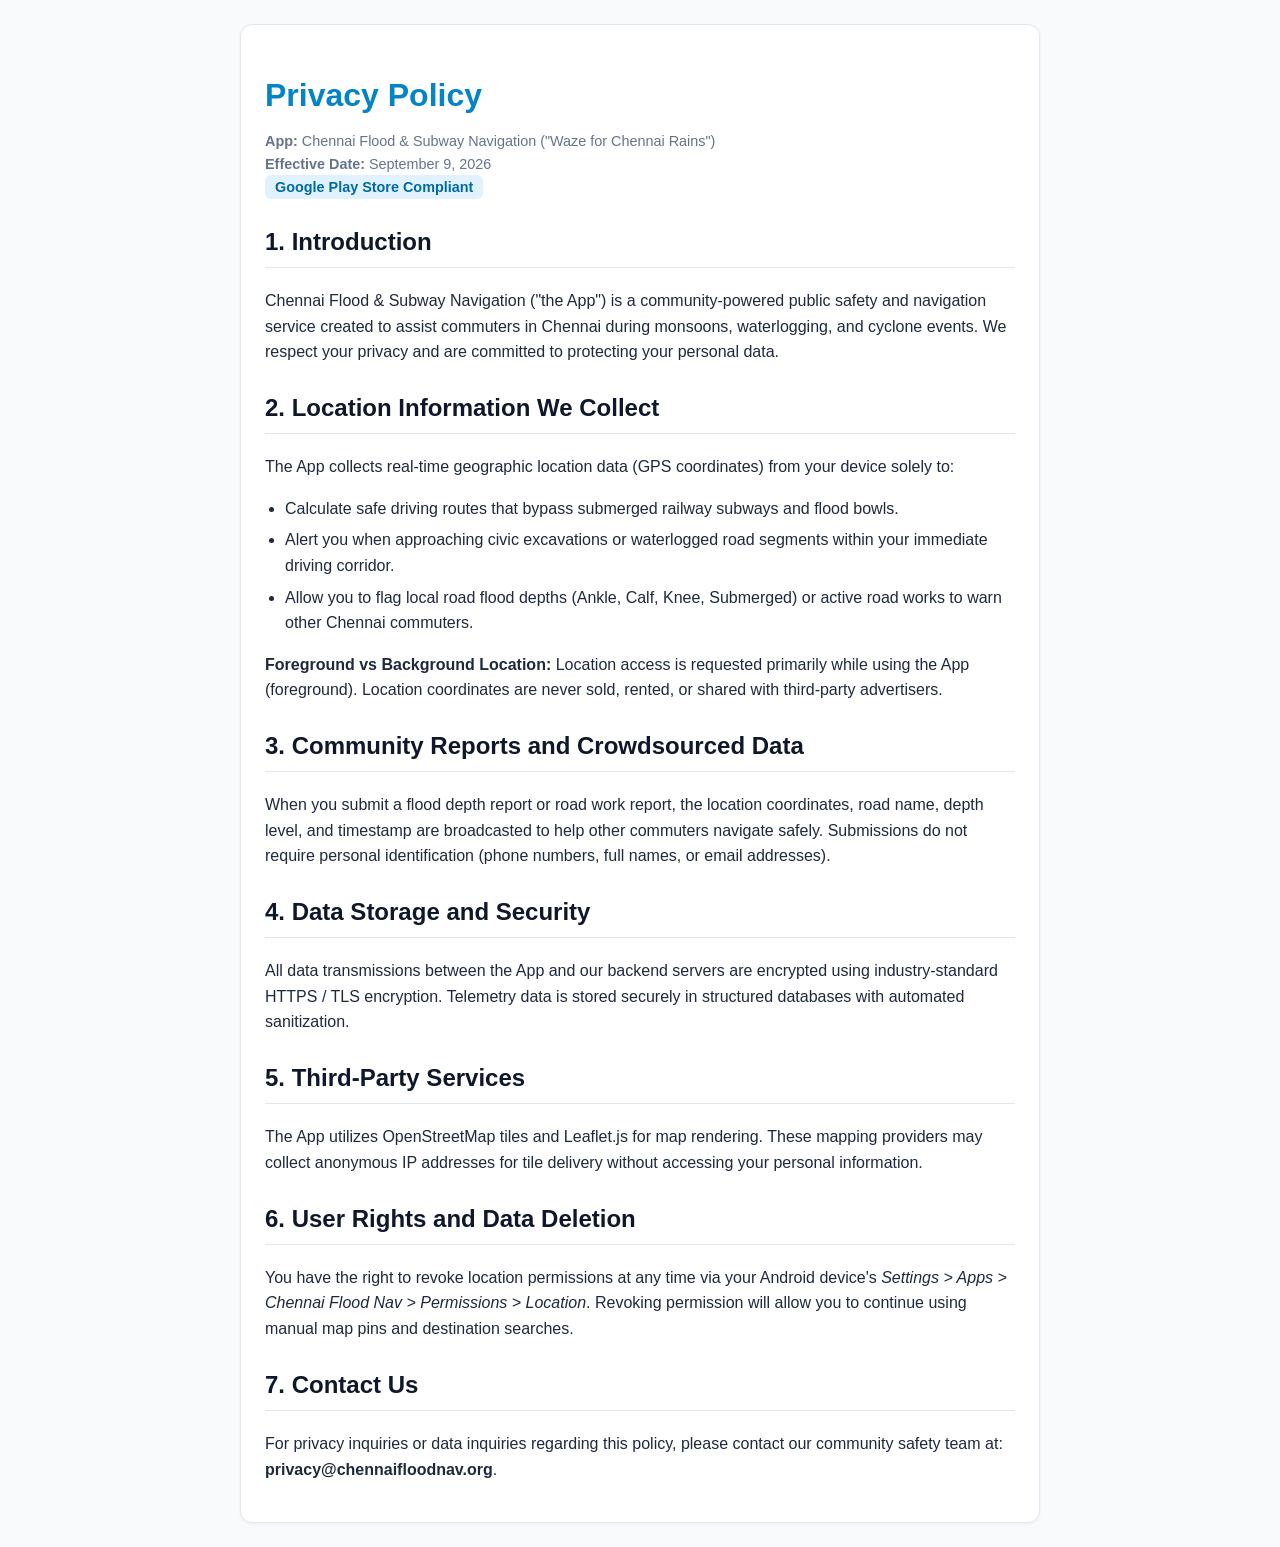
<file: privacy.html>
<!DOCTYPE html>
<html lang="en">
<head>
  <meta charset="UTF-8">
  <meta name="viewport" content="width=device-width, initial-scale=1.0">
  <title>Privacy Policy - Chennai Flood & Subway Navigation</title>
  <style>
    body {
      font-family: -apple-system, BlinkMacSystemFont, "Segoe UI", Roboto, Helvetica, Arial, sans-serif;
      line-height: 1.6;
      color: #1e293b;
      background-color: #f8fafc;
      padding: 24px;
      max-width: 800px;
      margin: 0 auto;
    }
    h1 { color: #0284c7; margin-bottom: 8px; }
    h2 { color: #0f172a; border-bottom: 1px solid #e2e8f0; padding-bottom: 6px; margin-top: 24px; }
    .meta { color: #64748b; font-size: 0.9rem; margin-bottom: 24px; }
    .badge { background: #e0f2fe; color: #0369a1; padding: 4px 10px; border-radius: 6px; font-weight: 600; }
    ul { padding-left: 20px; }
    li { margin-bottom: 6px; }
    .card { background: white; border: 1px solid #e2e8f0; border-radius: 12px; padding: 24px; box-shadow: 0 1px 3px rgba(0,0,0,0.05); }
  </style>
</head>
<body>
  <div class="card">
    <h1>Privacy Policy</h1>
    <div class="meta">
      <strong>App:</strong> Chennai Flood &amp; Subway Navigation ("Waze for Chennai Rains")<br>
      <strong>Effective Date:</strong> September 9, 2026<br>
      <span class="badge">Google Play Store Compliant</span>
    </div>

    <h2>1. Introduction</h2>
    <p>
      Chennai Flood &amp; Subway Navigation ("the App") is a community-powered public safety and navigation service created to assist commuters in Chennai during monsoons, waterlogging, and cyclone events. We respect your privacy and are committed to protecting your personal data.
    </p>

    <h2>2. Location Information We Collect</h2>
    <p>
      The App collects real-time geographic location data (GPS coordinates) from your device solely to:
    </p>
    <ul>
      <li>Calculate safe driving routes that bypass submerged railway subways and flood bowls.</li>
      <li>Alert you when approaching civic excavations or waterlogged road segments within your immediate driving corridor.</li>
      <li>Allow you to flag local road flood depths (Ankle, Calf, Knee, Submerged) or active road works to warn other Chennai commuters.</li>
    </ul>
    <p>
      <strong>Foreground vs Background Location:</strong> Location access is requested primarily while using the App (foreground). Location coordinates are never sold, rented, or shared with third-party advertisers.
    </p>

    <h2>3. Community Reports and Crowdsourced Data</h2>
    <p>
      When you submit a flood depth report or road work report, the location coordinates, road name, depth level, and timestamp are broadcasted to help other commuters navigate safely. Submissions do not require personal identification (phone numbers, full names, or email addresses).
    </p>

    <h2>4. Data Storage and Security</h2>
    <p>
      All data transmissions between the App and our backend servers are encrypted using industry-standard HTTPS / TLS encryption. Telemetry data is stored securely in structured databases with automated sanitization.
    </p>

    <h2>5. Third-Party Services</h2>
    <p>
      The App utilizes OpenStreetMap tiles and Leaflet.js for map rendering. These mapping providers may collect anonymous IP addresses for tile delivery without accessing your personal information.
    </p>

    <h2>6. User Rights and Data Deletion</h2>
    <p>
      You have the right to revoke location permissions at any time via your Android device's <em>Settings &gt; Apps &gt; Chennai Flood Nav &gt; Permissions &gt; Location</em>. Revoking permission will allow you to continue using manual map pins and destination searches.
    </p>

    <h2>7. Contact Us</h2>
    <p>
      For privacy inquiries or data inquiries regarding this policy, please contact our community safety team at: <strong>privacy@chennaifloodnav.org</strong>.
    </p>
  </div>
</body>
</html>
</file>
